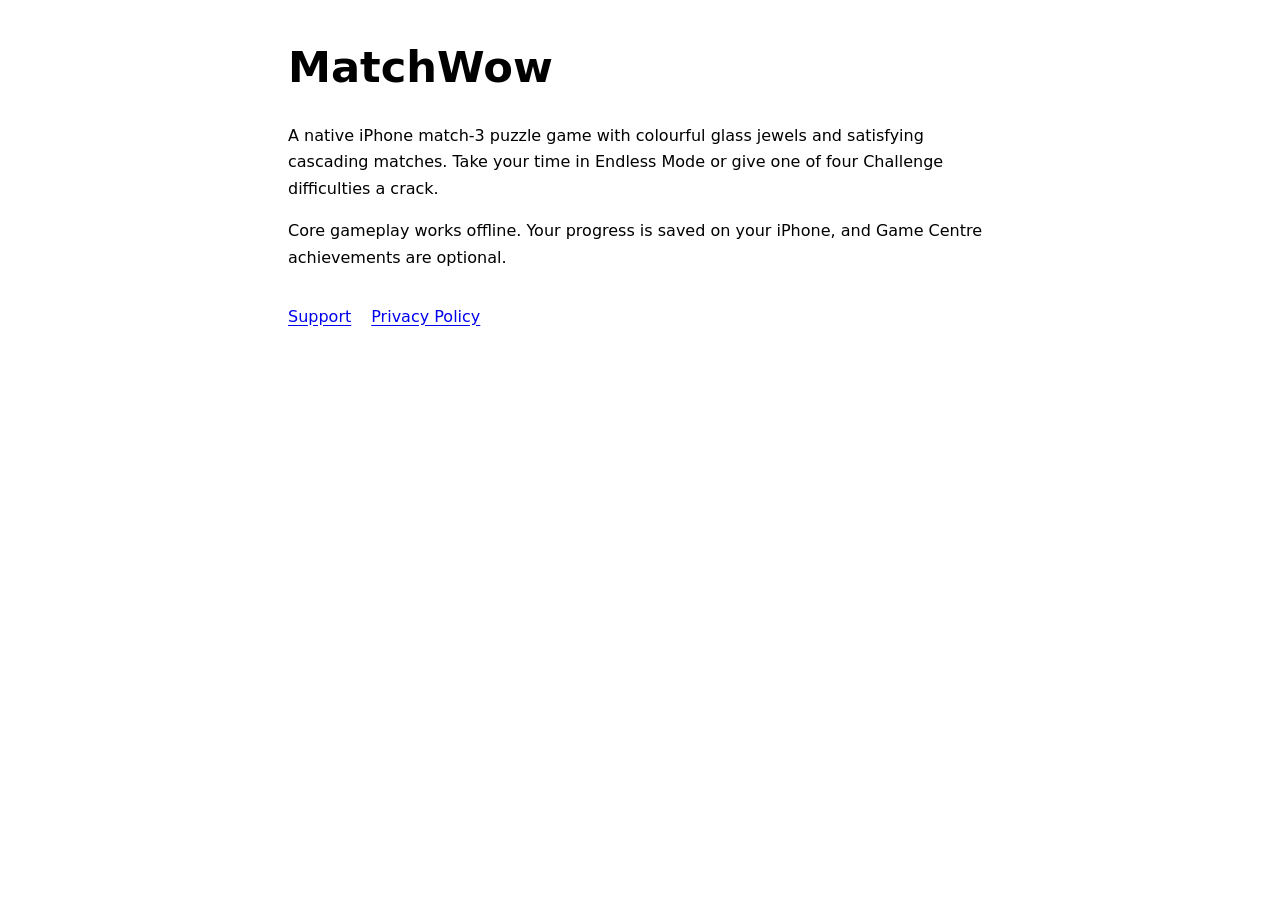
<file: MatchWow/index.html>
<!doctype html>
<html lang="en-AU">
<head>
<meta charset="utf-8"><meta name="viewport" content="width=device-width, initial-scale=1">
<title>MatchWow</title><meta name="description" content="MatchWow is a native iOS match-3 puzzle game with colourful glass jewels, cascading matches, Endless play and four Challenge difficulties.">
<link rel="stylesheet" href="style.css">
</head>
<body><a class="skip" href="#main">Skip to content</a><main id="main">
<h1>MatchWow</h1>
<p>A native iPhone match-3 puzzle game with colourful glass jewels and satisfying cascading matches. Take your time in Endless Mode or give one of four Challenge difficulties a crack.</p>
<p>Core gameplay works offline. Your progress is saved on your iPhone, and Game Centre achievements are optional.</p>
<nav aria-label="MatchWow information"><a href="support/">Support</a><a href="privacy/">Privacy Policy</a></nav>
</main></body></html>
</file>
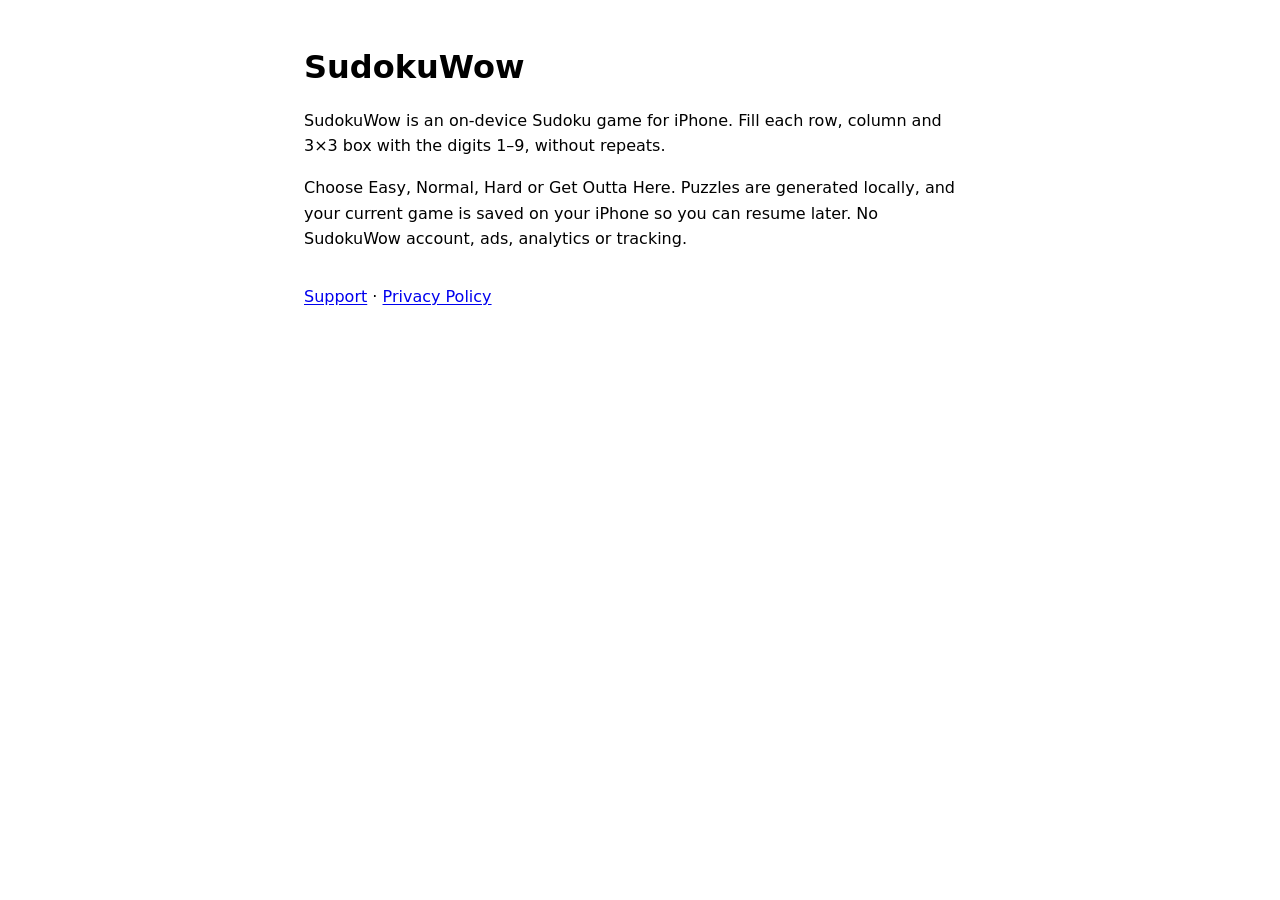
<file: SudokuWow/index.html>
<!doctype html>
<html lang="en">
<head>
  <meta charset="utf-8">
  <meta name="viewport" content="width=device-width, initial-scale=1">
  <title>SudokuWow</title>
  <link rel="stylesheet" href="style.css">
</head>
<body>
<main>
  <h1>SudokuWow</h1>
  <p>SudokuWow is an on-device Sudoku game for iPhone. Fill each row, column and 3×3 box with the digits 1–9, without repeats.</p>
  <p>Choose Easy, Normal, Hard or Get Outta Here. Puzzles are generated locally, and your current game is saved on your iPhone so you can resume later. No SudokuWow account, ads, analytics or tracking.</p>
  <nav aria-label="SudokuWow information"><a href="support/">Support</a> · <a href="privacy/">Privacy Policy</a></nav>
</main>
</body>
</html>
</file>
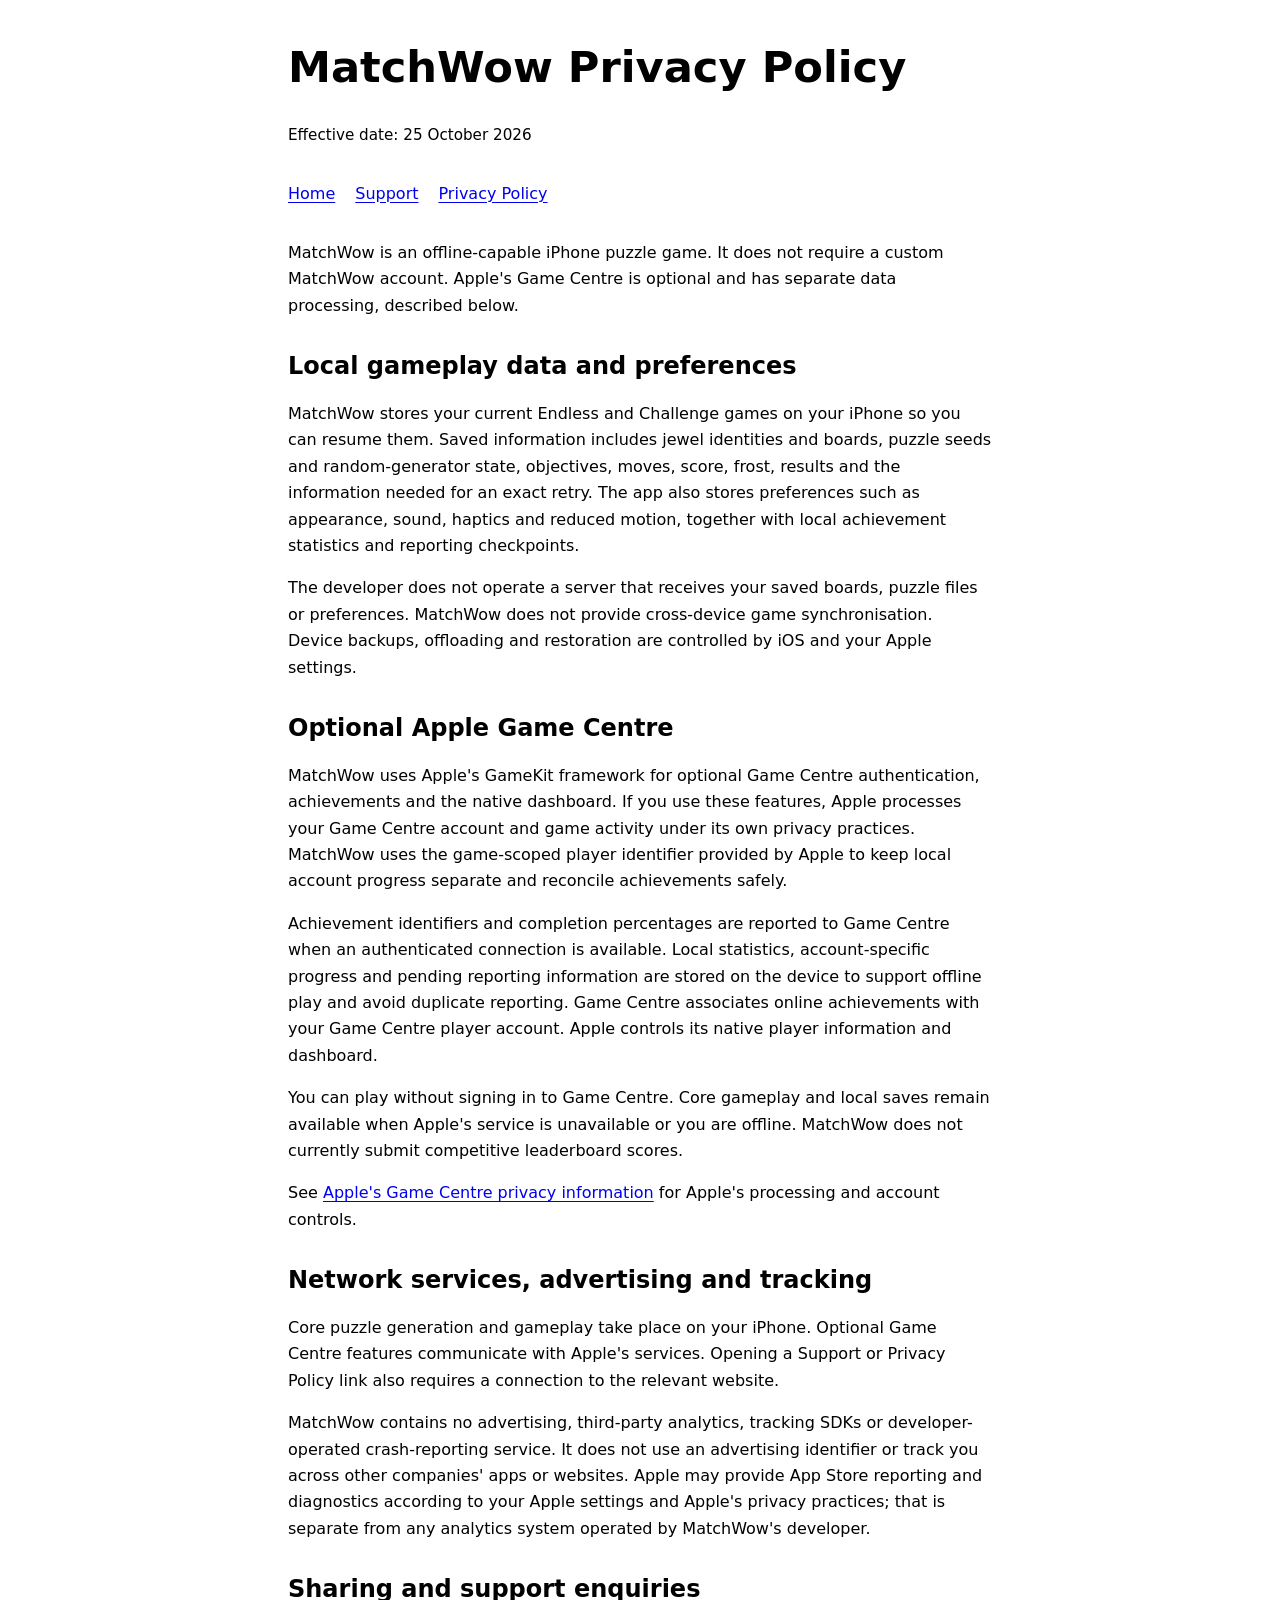
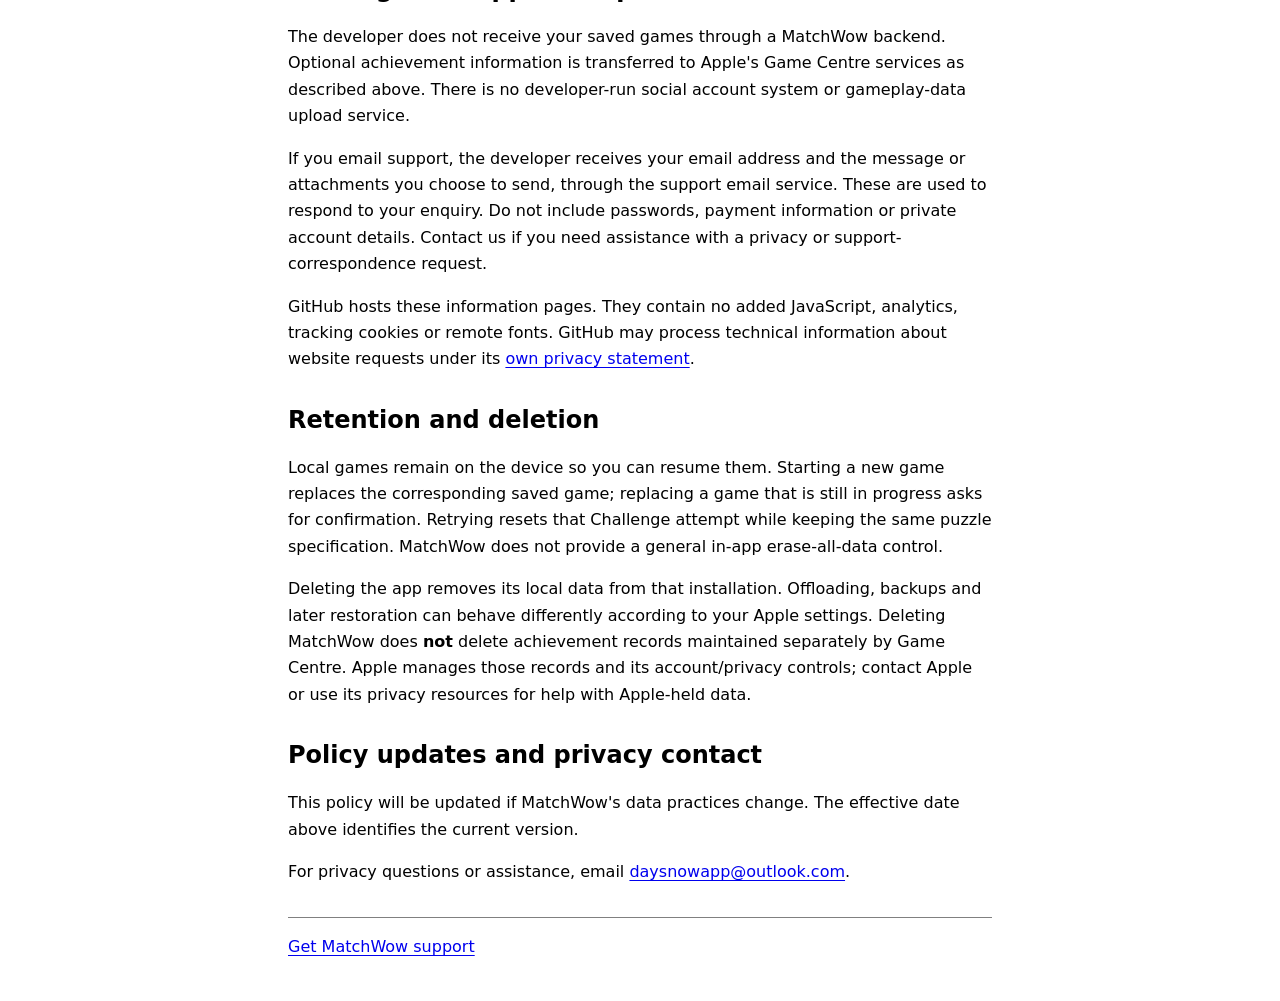
<file: MatchWow/privacy/index.html>
<!doctype html>
<html lang="en-AU">
<head>
<meta charset="utf-8"><meta name="viewport" content="width=device-width, initial-scale=1">
<title>MatchWow Privacy Policy</title><meta name="description" content="How MatchWow stores local game progress and preferences, uses optional Apple Game Centre services and handles support enquiries.">
<link rel="stylesheet" href="../style.css">
</head>
<body><a class="skip" href="#main">Skip to content</a><main id="main">
<h1>MatchWow Privacy Policy</h1><p class="updated">Effective date: 25 October 2026</p>
<nav aria-label="MatchWow information"><a href="../">Home</a><a href="../support/">Support</a><a href="./" aria-current="page">Privacy Policy</a></nav>
<p>MatchWow is an offline-capable iPhone puzzle game. It does not require a custom MatchWow account. Apple's Game Centre is optional and has separate data processing, described below.</p>
<h2>Local gameplay data and preferences</h2>
<p>MatchWow stores your current Endless and Challenge games on your iPhone so you can resume them. Saved information includes jewel identities and boards, puzzle seeds and random-generator state, objectives, moves, score, frost, results and the information needed for an exact retry. The app also stores preferences such as appearance, sound, haptics and reduced motion, together with local achievement statistics and reporting checkpoints.</p>
<p>The developer does not operate a server that receives your saved boards, puzzle files or preferences. MatchWow does not provide cross-device game synchronisation. Device backups, offloading and restoration are controlled by iOS and your Apple settings.</p>
<h2>Optional Apple Game Centre</h2>
<p>MatchWow uses Apple's GameKit framework for optional Game Centre authentication, achievements and the native dashboard. If you use these features, Apple processes your Game Centre account and game activity under its own privacy practices. MatchWow uses the game-scoped player identifier provided by Apple to keep local account progress separate and reconcile achievements safely.</p>
<p>Achievement identifiers and completion percentages are reported to Game Centre when an authenticated connection is available. Local statistics, account-specific progress and pending reporting information are stored on the device to support offline play and avoid duplicate reporting. Game Centre associates online achievements with your Game Centre player account. Apple controls its native player information and dashboard.</p>
<p>You can play without signing in to Game Centre. Core gameplay and local saves remain available when Apple's service is unavailable or you are offline. MatchWow does not currently submit competitive leaderboard scores.</p>
<p>See <a href="https://www.apple.com/legal/privacy/data/en/game-center/">Apple's Game Centre privacy information</a> for Apple's processing and account controls.</p>
<h2>Network services, advertising and tracking</h2>
<p>Core puzzle generation and gameplay take place on your iPhone. Optional Game Centre features communicate with Apple's services. Opening a Support or Privacy Policy link also requires a connection to the relevant website.</p>
<p>MatchWow contains no advertising, third-party analytics, tracking SDKs or developer-operated crash-reporting service. It does not use an advertising identifier or track you across other companies' apps or websites. Apple may provide App Store reporting and diagnostics according to your Apple settings and Apple's privacy practices; that is separate from any analytics system operated by MatchWow's developer.</p>
<h2>Sharing and support enquiries</h2>
<p>The developer does not receive your saved games through a MatchWow backend. Optional achievement information is transferred to Apple's Game Centre services as described above. There is no developer-run social account system or gameplay-data upload service.</p>
<p>If you email support, the developer receives your email address and the message or attachments you choose to send, through the support email service. These are used to respond to your enquiry. Do not include passwords, payment information or private account details. Contact us if you need assistance with a privacy or support-correspondence request.</p>
<p>GitHub hosts these information pages. They contain no added JavaScript, analytics, tracking cookies or remote fonts. GitHub may process technical information about website requests under its <a href="https://docs.github.com/en/site-policy/privacy-policies/github-general-privacy-statement">own privacy statement</a>.</p>
<h2>Retention and deletion</h2>
<p>Local games remain on the device so you can resume them. Starting a new game replaces the corresponding saved game; replacing a game that is still in progress asks for confirmation. Retrying resets that Challenge attempt while keeping the same puzzle specification. MatchWow does not provide a general in-app erase-all-data control.</p>
<p>Deleting the app removes its local data from that installation. Offloading, backups and later restoration can behave differently according to your Apple settings. Deleting MatchWow does <strong>not</strong> delete achievement records maintained separately by Game Centre. Apple manages those records and its account/privacy controls; contact Apple or use its privacy resources for help with Apple-held data.</p>
<h2>Policy updates and privacy contact</h2>
<p>This policy will be updated if MatchWow's data practices change. The effective date above identifies the current version.</p>
<p>For privacy questions or assistance, email <a href="mailto:daysnowapp@outlook.com?subject=MatchWow%20privacy">daysnowapp@outlook.com</a>.</p>
<footer><a href="../support/">Get MatchWow support</a></footer>
</main></body></html>
</file>
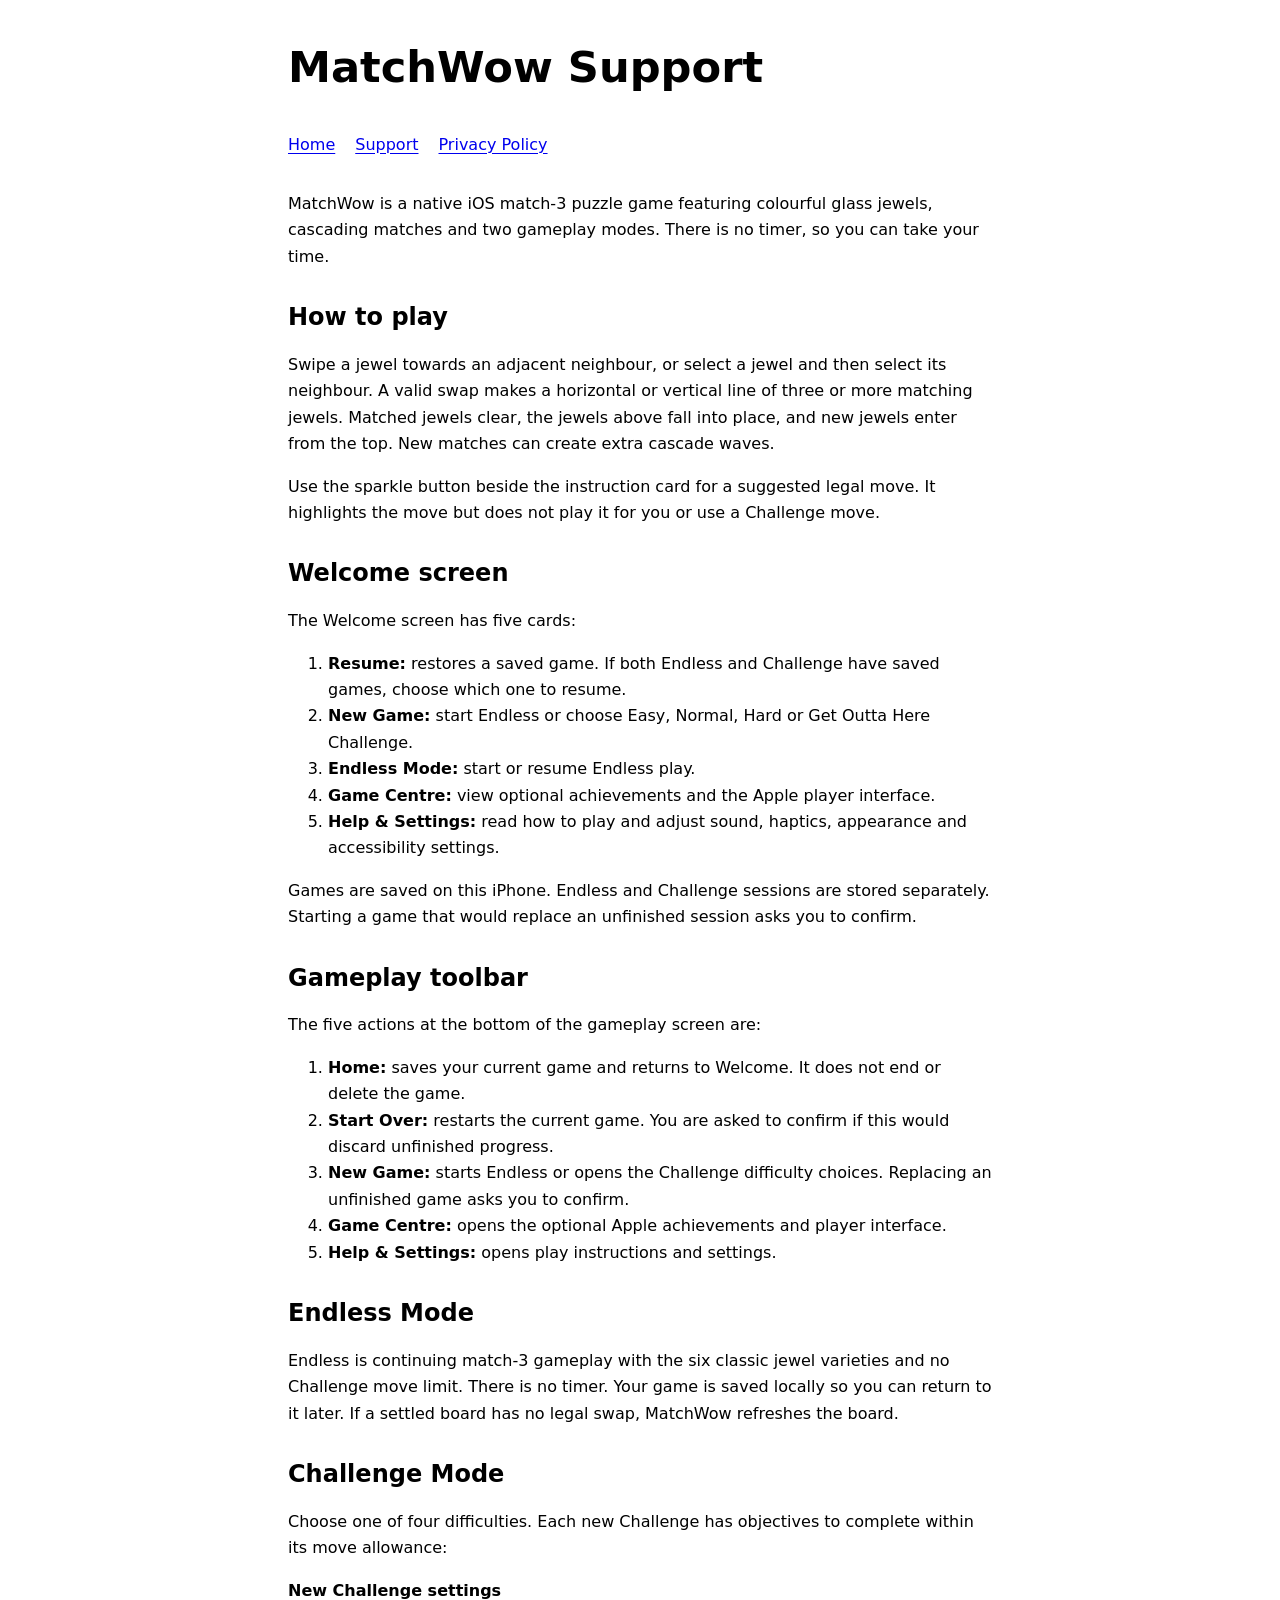
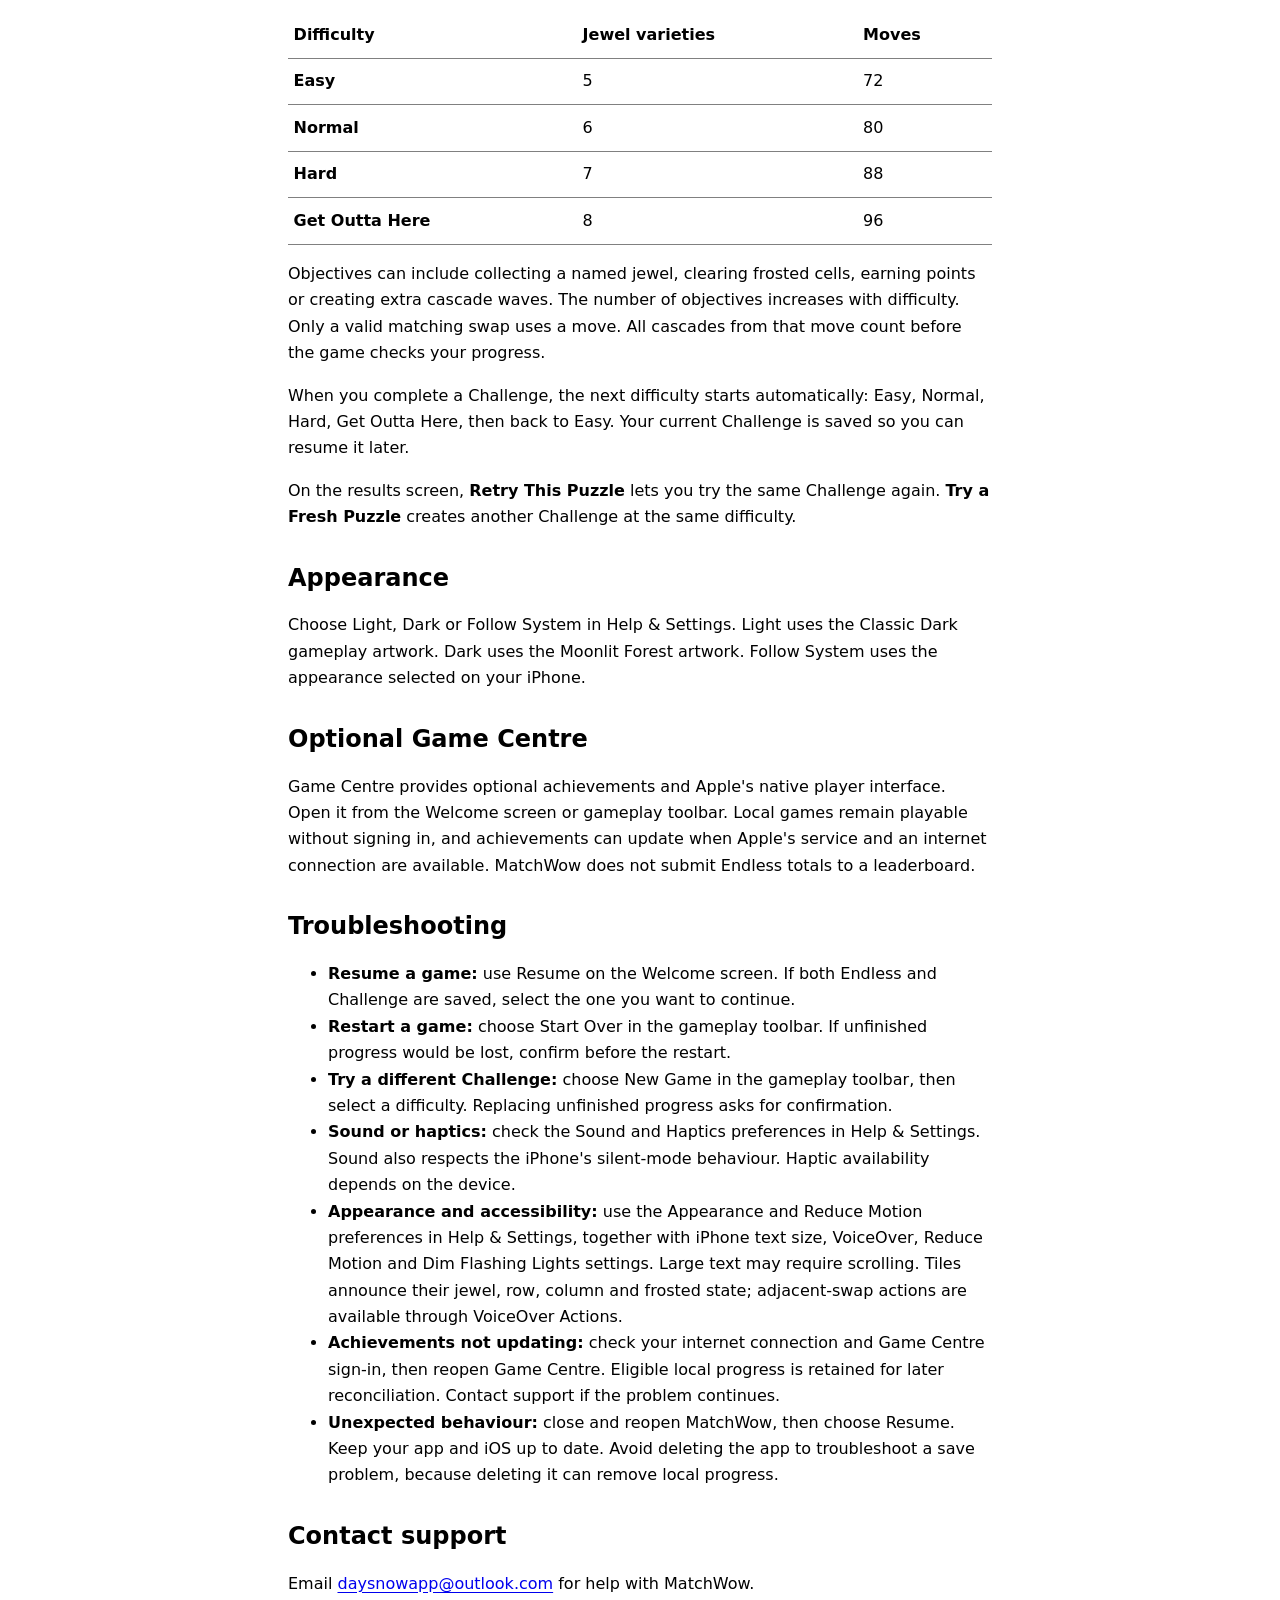
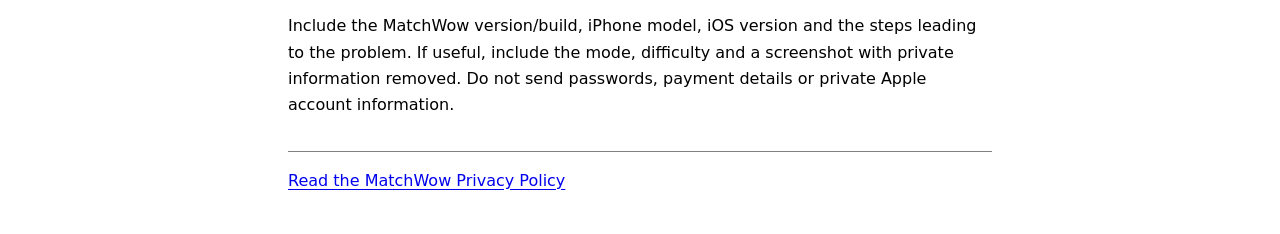
<file: MatchWow/support/index.html>
<!doctype html>
<html lang="en-AU">
<head>
<meta charset="utf-8"><meta name="viewport" content="width=device-width, initial-scale=1">
<title>MatchWow Support</title><meta name="description" content="How to play MatchWow, resume saved games, choose Challenge difficulties, use Game Centre and contact support.">
<link rel="stylesheet" href="../style.css">
</head>
<body><a class="skip" href="#main">Skip to content</a><main id="main">
<h1>MatchWow Support</h1>
<nav aria-label="MatchWow information"><a href="../">Home</a><a href="./" aria-current="page">Support</a><a href="../privacy/">Privacy Policy</a></nav>
<p>MatchWow is a native iOS match-3 puzzle game featuring colourful glass jewels, cascading matches and two gameplay modes. There is no timer, so you can take your time.</p>
<h2>How to play</h2>
<p>Swipe a jewel towards an adjacent neighbour, or select a jewel and then select its neighbour. A valid swap makes a horizontal or vertical line of three or more matching jewels. Matched jewels clear, the jewels above fall into place, and new jewels enter from the top. New matches can create extra cascade waves.</p>
<p>Use the sparkle button beside the instruction card for a suggested legal move. It highlights the move but does not play it for you or use a Challenge move.</p>
<h2>Welcome screen</h2>
<p>The Welcome screen has five cards:</p>
<ol>
<li><strong>Resume:</strong> restores a saved game. If both Endless and Challenge have saved games, choose which one to resume.</li>
<li><strong>New Game:</strong> start Endless or choose Easy, Normal, Hard or Get Outta Here Challenge.</li>
<li><strong>Endless Mode:</strong> start or resume Endless play.</li>
<li><strong>Game Centre:</strong> view optional achievements and the Apple player interface.</li>
<li><strong>Help &amp; Settings:</strong> read how to play and adjust sound, haptics, appearance and accessibility settings.</li>
</ol>
<p>Games are saved on this iPhone. Endless and Challenge sessions are stored separately. Starting a game that would replace an unfinished session asks you to confirm.</p>
<h2>Gameplay toolbar</h2>
<p>The five actions at the bottom of the gameplay screen are:</p>
<ol>
<li><strong>Home:</strong> saves your current game and returns to Welcome. It does not end or delete the game.</li>
<li><strong>Start Over:</strong> restarts the current game. You are asked to confirm if this would discard unfinished progress.</li>
<li><strong>New Game:</strong> starts Endless or opens the Challenge difficulty choices. Replacing an unfinished game asks you to confirm.</li>
<li><strong>Game Centre:</strong> opens the optional Apple achievements and player interface.</li>
<li><strong>Help &amp; Settings:</strong> opens play instructions and settings.</li>
</ol>
<h2>Endless Mode</h2>
<p>Endless is continuing match-3 gameplay with the six classic jewel varieties and no Challenge move limit. There is no timer. Your game is saved locally so you can return to it later. If a settled board has no legal swap, MatchWow refreshes the board.</p>
<h2>Challenge Mode</h2>
<p>Choose one of four difficulties. Each new Challenge has objectives to complete within its move allowance:</p>
<table><caption>New Challenge settings</caption><thead><tr><th scope="col">Difficulty</th><th scope="col">Jewel varieties</th><th scope="col">Moves</th></tr></thead><tbody>
<tr><th scope="row">Easy</th><td>5</td><td>72</td></tr>
<tr><th scope="row">Normal</th><td>6</td><td>80</td></tr>
<tr><th scope="row">Hard</th><td>7</td><td>88</td></tr>
<tr><th scope="row">Get Outta Here</th><td>8</td><td>96</td></tr>
</tbody></table>
<p>Objectives can include collecting a named jewel, clearing frosted cells, earning points or creating extra cascade waves. The number of objectives increases with difficulty. Only a valid matching swap uses a move. All cascades from that move count before the game checks your progress.</p>
<p>When you complete a Challenge, the next difficulty starts automatically: Easy, Normal, Hard, Get Outta Here, then back to Easy. Your current Challenge is saved so you can resume it later.</p>
<p>On the results screen, <strong>Retry This Puzzle</strong> lets you try the same Challenge again. <strong>Try a Fresh Puzzle</strong> creates another Challenge at the same difficulty.</p>
<h2>Appearance</h2>
<p>Choose Light, Dark or Follow System in Help &amp; Settings. Light uses the Classic Dark gameplay artwork. Dark uses the Moonlit Forest artwork. Follow System uses the appearance selected on your iPhone.</p>
<h2>Optional Game Centre</h2>
<p>Game Centre provides optional achievements and Apple's native player interface. Open it from the Welcome screen or gameplay toolbar. Local games remain playable without signing in, and achievements can update when Apple's service and an internet connection are available. MatchWow does not submit Endless totals to a leaderboard.</p>
<h2>Troubleshooting</h2>
<ul>
<li><strong>Resume a game:</strong> use Resume on the Welcome screen. If both Endless and Challenge are saved, select the one you want to continue.</li>
<li><strong>Restart a game:</strong> choose Start Over in the gameplay toolbar. If unfinished progress would be lost, confirm before the restart.</li>
<li><strong>Try a different Challenge:</strong> choose New Game in the gameplay toolbar, then select a difficulty. Replacing unfinished progress asks for confirmation.</li>
<li><strong>Sound or haptics:</strong> check the Sound and Haptics preferences in Help &amp; Settings. Sound also respects the iPhone's silent-mode behaviour. Haptic availability depends on the device.</li>
<li><strong>Appearance and accessibility:</strong> use the Appearance and Reduce Motion preferences in Help &amp; Settings, together with iPhone text size, VoiceOver, Reduce Motion and Dim Flashing Lights settings. Large text may require scrolling. Tiles announce their jewel, row, column and frosted state; adjacent-swap actions are available through VoiceOver Actions.</li>
<li><strong>Achievements not updating:</strong> check your internet connection and Game Centre sign-in, then reopen Game Centre. Eligible local progress is retained for later reconciliation. Contact support if the problem continues.</li>
<li><strong>Unexpected behaviour:</strong> close and reopen MatchWow, then choose Resume. Keep your app and iOS up to date. Avoid deleting the app to troubleshoot a save problem, because deleting it can remove local progress.</li>
</ul>
<h2 id="contact">Contact support</h2>
<p>Email <a href="mailto:daysnowapp@outlook.com?subject=MatchWow%20support">daysnowapp@outlook.com</a> for help with MatchWow.</p>
<p>Include the MatchWow version/build, iPhone model, iOS version and the steps leading to the problem. If useful, include the mode, difficulty and a screenshot with private information removed. Do not send passwords, payment details or private Apple account information.</p>
<footer><a href="../privacy/">Read the MatchWow Privacy Policy</a></footer>
</main></body></html>
</file>
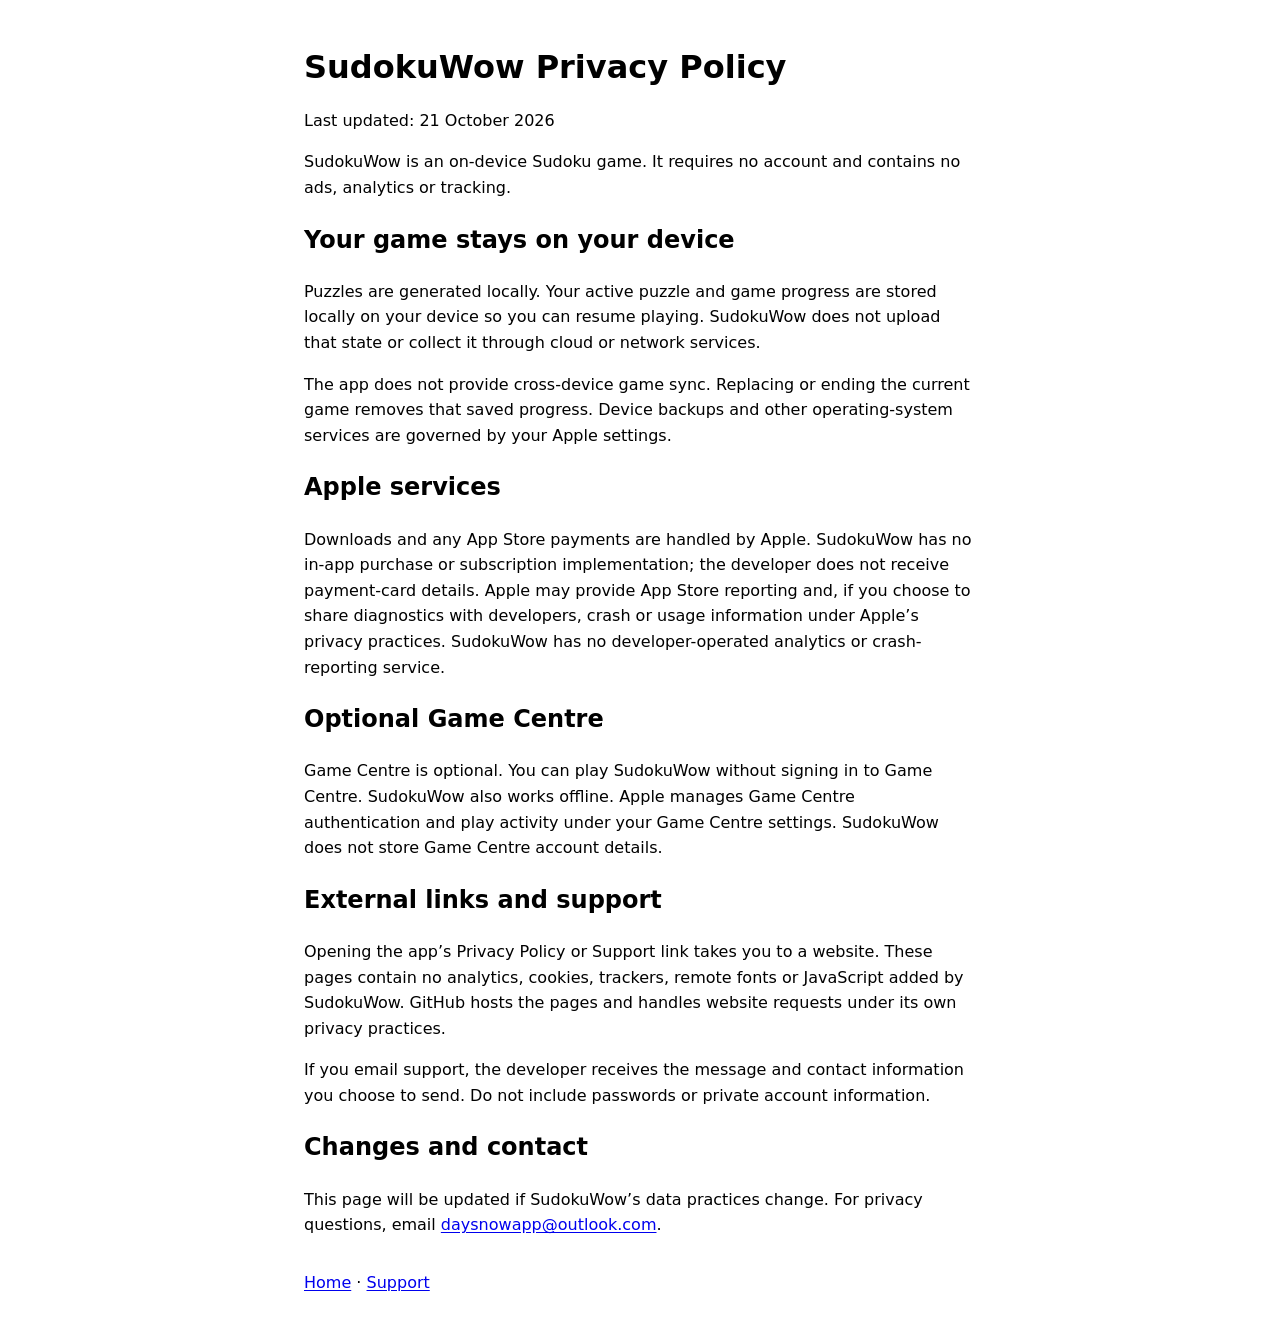
<file: SudokuWow/privacy/index.html>
<!doctype html>
<html lang="en">
<head>
  <meta charset="utf-8">
  <meta name="viewport" content="width=device-width, initial-scale=1">
  <title>Privacy Policy — SudokuWow</title>
  <link rel="stylesheet" href="../style.css">
</head>
<body>
<main>
  <h1>SudokuWow Privacy Policy</h1>
  <p>Last updated: 21 October 2026</p>
  <p>SudokuWow is an on-device Sudoku game. It requires no account and contains no ads, analytics or tracking.</p>
  <h2>Your game stays on your device</h2>
  <p>Puzzles are generated locally. Your active puzzle and game progress are stored locally on your device so you can resume playing. SudokuWow does not upload that state or collect it through cloud or network services.</p>
  <p>The app does not provide cross-device game sync. Replacing or ending the current game removes that saved progress. Device backups and other operating-system services are governed by your Apple settings.</p>
  <h2>Apple services</h2>
  <p>Downloads and any App Store payments are handled by Apple. SudokuWow has no in-app purchase or subscription implementation; the developer does not receive payment-card details. Apple may provide App Store reporting and, if you choose to share diagnostics with developers, crash or usage information under Apple’s privacy practices. SudokuWow has no developer-operated analytics or crash-reporting service.</p>
  <h2>Optional Game Centre</h2>
  <p>Game Centre is optional. You can play SudokuWow without signing in to Game Centre. SudokuWow also works offline. Apple manages Game Centre authentication and play activity under your Game Centre settings. SudokuWow does not store Game Centre account details.</p>
  <h2>External links and support</h2>
  <p>Opening the app’s Privacy Policy or Support link takes you to a website. These pages contain no analytics, cookies, trackers, remote fonts or JavaScript added by SudokuWow. GitHub hosts the pages and handles website requests under its own privacy practices.</p>
  <p>If you email support, the developer receives the message and contact information you choose to send. Do not include passwords or private account information.</p>
  <h2>Changes and contact</h2>
  <p>This page will be updated if SudokuWow’s data practices change. For privacy questions, email <a href="mailto:daysnowapp@outlook.com">daysnowapp@outlook.com</a>.</p>
  <nav aria-label="SudokuWow information"><a href="../">Home</a> · <a href="../support/">Support</a></nav>
</main>
</body>
</html>
</file>
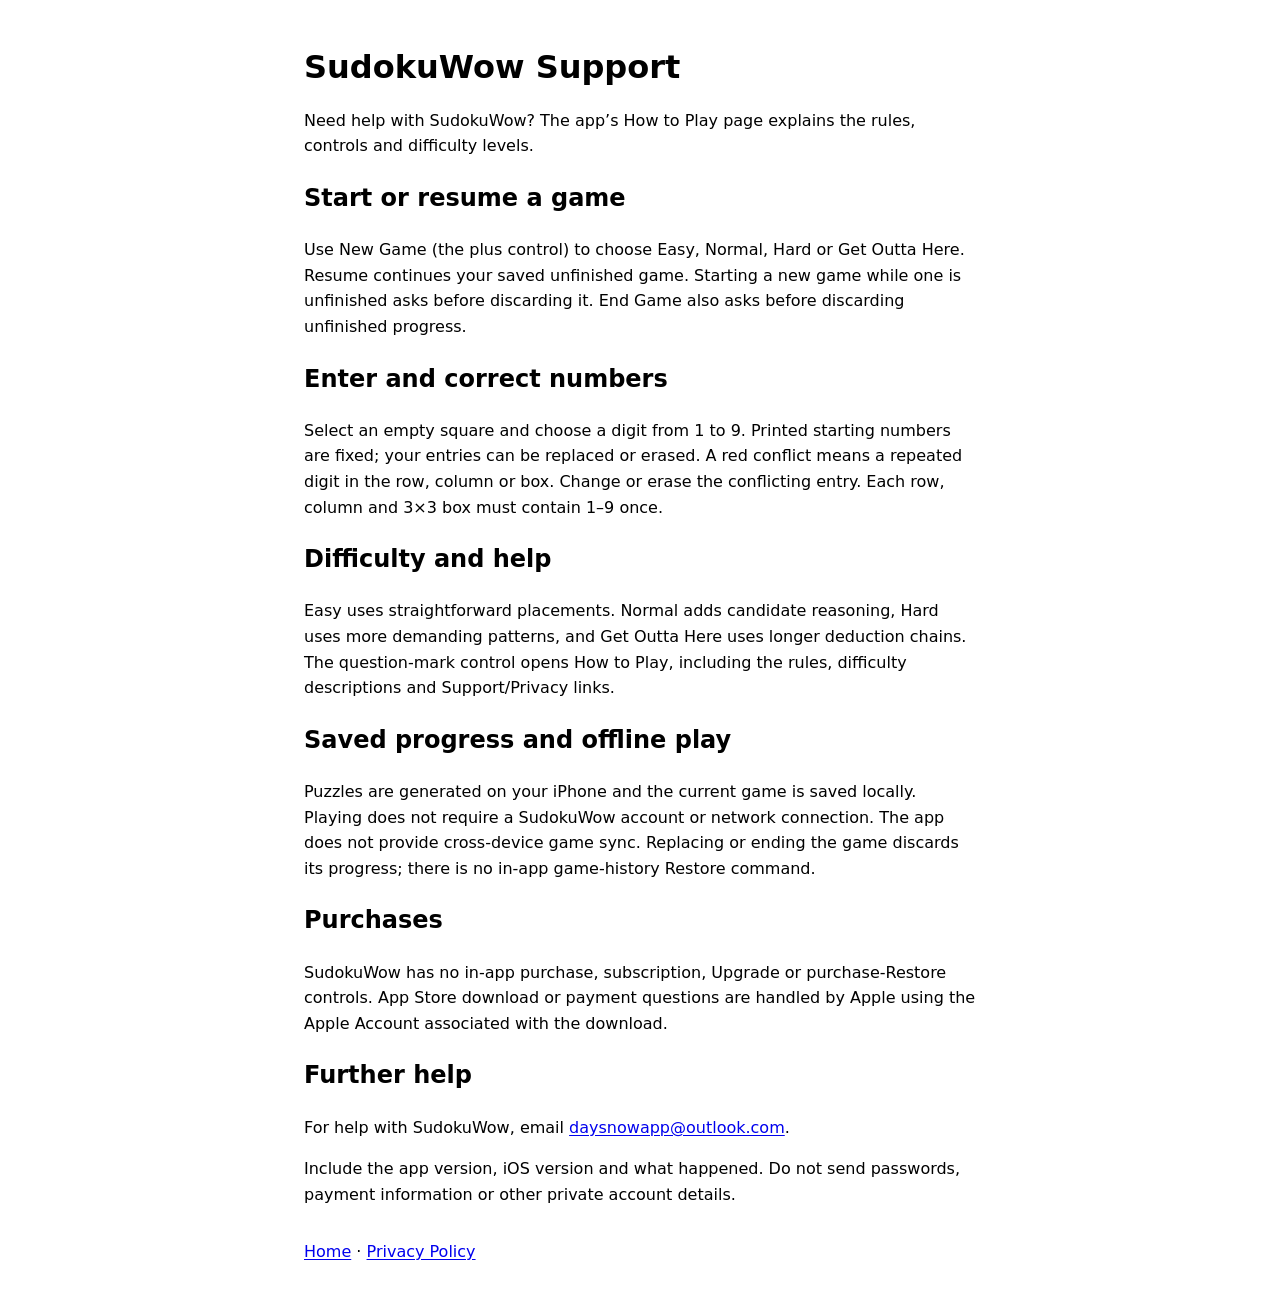
<file: SudokuWow/support/index.html>
<!doctype html>
<html lang="en">
<head>
  <meta charset="utf-8">
  <meta name="viewport" content="width=device-width, initial-scale=1">
  <title>Support — SudokuWow</title>
  <link rel="stylesheet" href="../style.css">
</head>
<body>
<main>
  <h1>SudokuWow Support</h1>
  <p>Need help with SudokuWow? The app’s How to Play page explains the rules, controls and difficulty levels.</p>
  <h2>Start or resume a game</h2>
  <p>Use New Game (the plus control) to choose Easy, Normal, Hard or Get Outta Here. Resume continues your saved unfinished game. Starting a new game while one is unfinished asks before discarding it. End Game also asks before discarding unfinished progress.</p>
  <h2>Enter and correct numbers</h2>
  <p>Select an empty square and choose a digit from 1 to 9. Printed starting numbers are fixed; your entries can be replaced or erased. A red conflict means a repeated digit in the row, column or box. Change or erase the conflicting entry. Each row, column and 3×3 box must contain 1–9 once.</p>
  <h2>Difficulty and help</h2>
  <p>Easy uses straightforward placements. Normal adds candidate reasoning, Hard uses more demanding patterns, and Get Outta Here uses longer deduction chains. The question-mark control opens How to Play, including the rules, difficulty descriptions and Support/Privacy links.</p>
  <h2>Saved progress and offline play</h2>
  <p>Puzzles are generated on your iPhone and the current game is saved locally. Playing does not require a SudokuWow account or network connection. The app does not provide cross-device game sync. Replacing or ending the game discards its progress; there is no in-app game-history Restore command.</p>
  <h2>Purchases</h2>
  <p>SudokuWow has no in-app purchase, subscription, Upgrade or purchase-Restore controls. App Store download or payment questions are handled by Apple using the Apple Account associated with the download.</p>
  <h2>Further help</h2>
  <p>For help with SudokuWow, email <a href="mailto:daysnowapp@outlook.com">daysnowapp@outlook.com</a>.</p>
  <p>Include the app version, iOS version and what happened. Do not send passwords, payment information or other private account details.</p>
  <nav aria-label="SudokuWow information"><a href="../">Home</a> · <a href="../privacy/">Privacy Policy</a></nav>
</main>
</body>
</html>
</file>
<file: MatchWow/style.css>
html{color-scheme:light dark;font-family:system-ui,-apple-system,sans-serif;line-height:1.65}body{margin:0;background:Canvas;color:CanvasText}main{max-width:44rem;margin:2.5rem auto;padding:0 1.25rem}h1,h2{line-height:1.25}h1{font-size:clamp(2rem,7vw,2.7rem)}h2{margin-top:2rem}a{color:LinkText;text-underline-offset:.18em}a:focus-visible{outline:3px solid currentColor;outline-offset:4px;border-radius:2px}nav{display:flex;flex-wrap:wrap;gap:.25rem 1.25rem;margin:1.5rem 0}nav a{display:inline-flex;align-items:center;min-height:44px}table{width:100%;border-collapse:collapse;text-align:left}th,td{padding:.6rem .35rem;border-bottom:1px solid GrayText;vertical-align:top}caption{text-align:left;font-weight:600;margin-bottom:.5rem}.skip{position:absolute;left:1rem;top:-8rem;padding:.5rem;background:Canvas;color:CanvasText}.skip:focus{top:1rem}.updated{color:CanvasText;font-size:.95rem}footer{margin-top:2rem;border-top:1px solid GrayText;padding-top:1rem}@media(max-width:28rem){main{margin:1.5rem auto}th,td{font-size:.95rem}}@media(prefers-reduced-motion:reduce){html{scroll-behavior:auto}}
</file>
<file: SudokuWow/style.css>
html { color-scheme: light dark; font-family: system-ui, -apple-system, sans-serif; line-height: 1.6; }
body { margin: 0; background: Canvas; color: CanvasText; }
main { max-width: 42rem; margin: 3rem auto; padding: 0 1.5rem; }
h1 { line-height: 1.2; }
a { color: LinkText; text-underline-offset: .15em; }
nav { margin-top: 2rem; }
</file>
